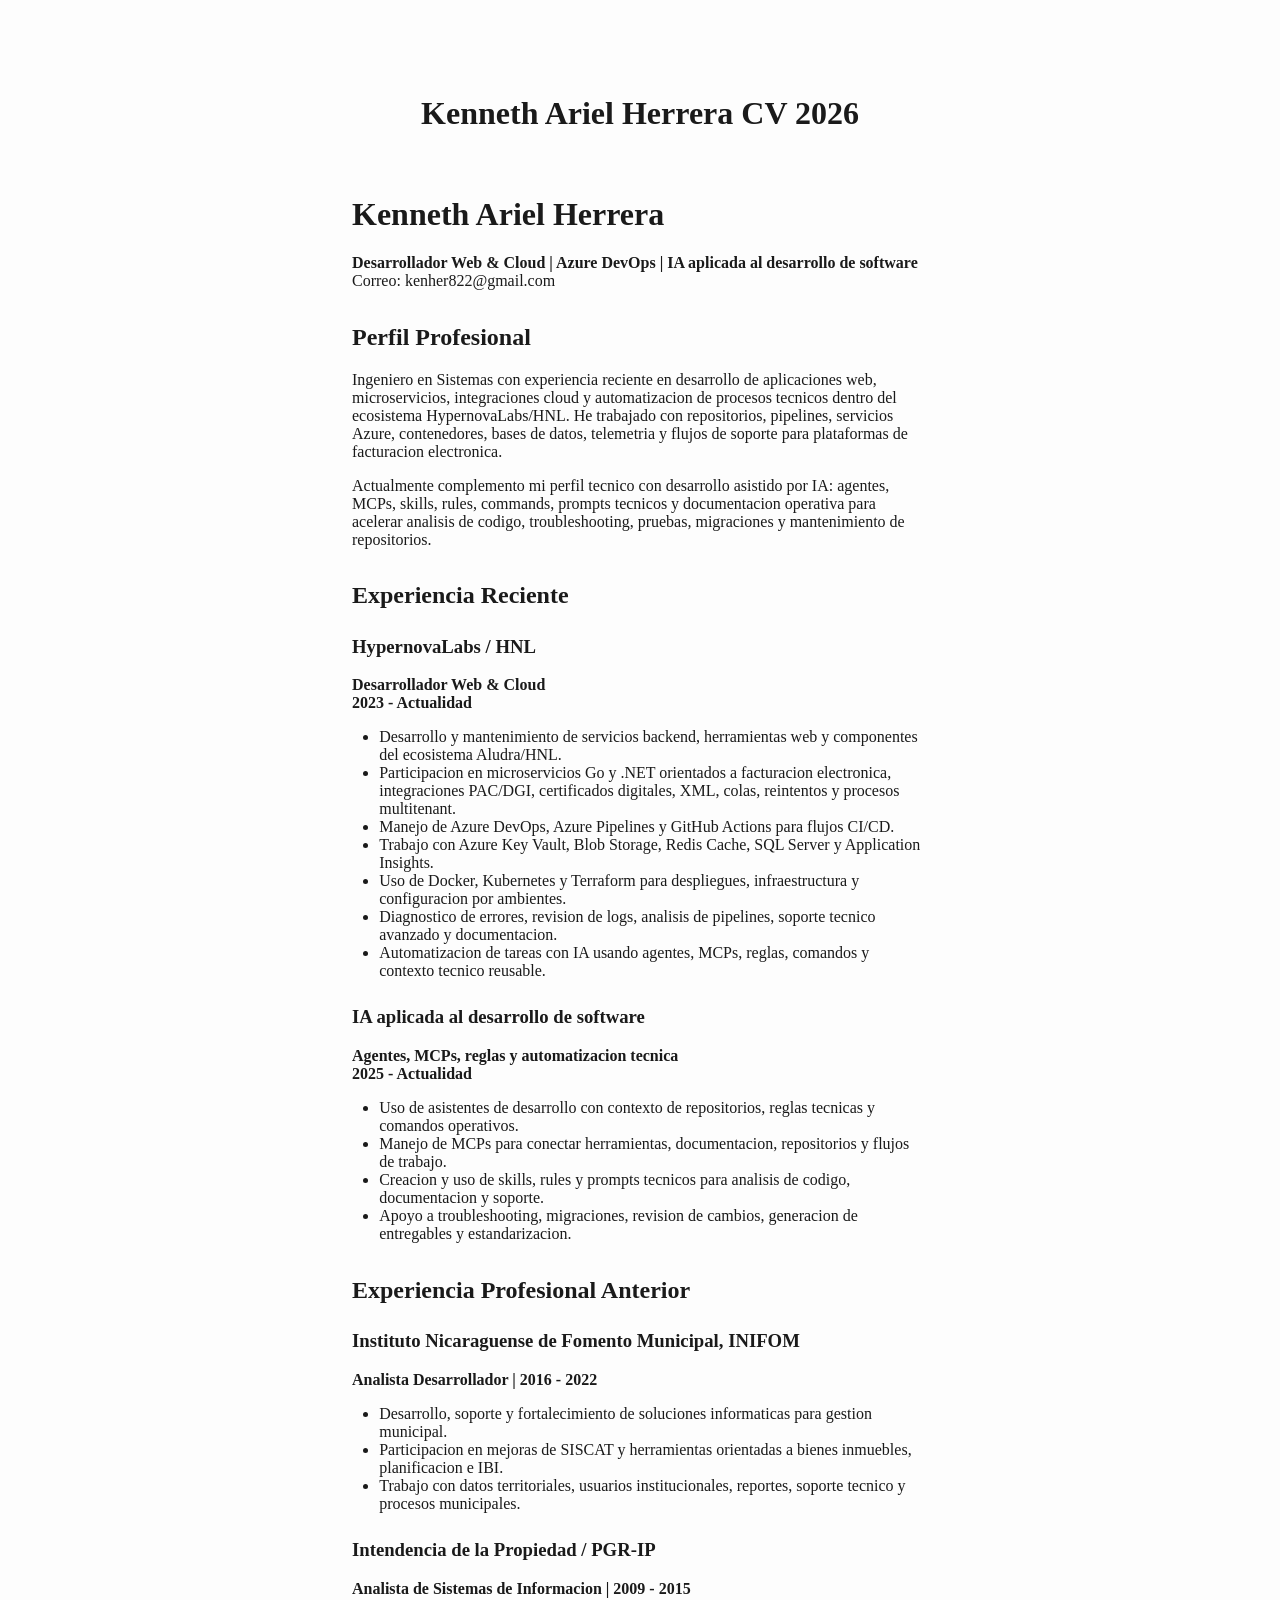
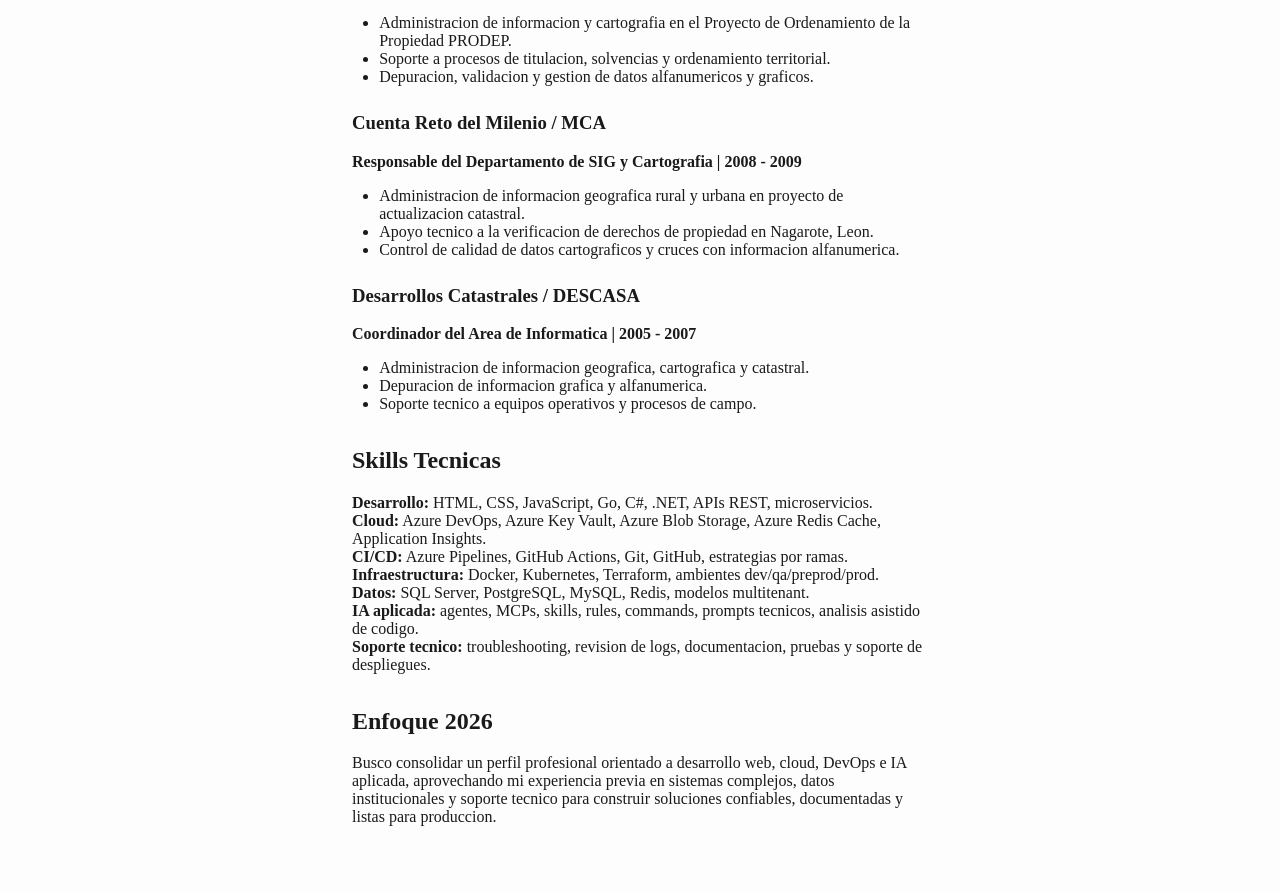
<file: cv/CV_Kenneth_Herrera_2026.html>
<!DOCTYPE html>
<html xmlns="http://www.w3.org/1999/xhtml" lang="" xml:lang="">
<head>
  <meta charset="utf-8" />
  <meta name="generator" content="pandoc" />
  <meta name="viewport" content="width=device-width, initial-scale=1.0, user-scalable=yes" />
  <title>Kenneth Ariel Herrera CV 2026</title>
  <style>
    html {
      color: #1a1a1a;
      background-color: #fdfdfd;
    }
    body {
      margin: 0 auto;
      max-width: 36em;
      padding-left: 50px;
      padding-right: 50px;
      padding-top: 50px;
      padding-bottom: 50px;
      hyphens: auto;
      overflow-wrap: break-word;
      text-rendering: optimizeLegibility;
      font-kerning: normal;
    }
    @media (max-width: 600px) {
      body {
        font-size: 0.9em;
        padding: 12px;
      }
      h1 {
        font-size: 1.8em;
      }
    }
    @media print {
      html {
        background-color: white;
      }
      body {
        background-color: transparent;
        color: black;
        font-size: 12pt;
      }
      p, h2, h3 {
        orphans: 3;
        widows: 3;
      }
      h2, h3, h4 {
        page-break-after: avoid;
      }
    }
    p {
      margin: 1em 0;
    }
    a {
      color: #1a1a1a;
    }
    a:visited {
      color: #1a1a1a;
    }
    img {
      max-width: 100%;
    }
    svg {
      height: auto;
      max-width: 100%;
    }
    h1, h2, h3, h4, h5, h6 {
      margin-top: 1.4em;
    }
    h5, h6 {
      font-size: 1em;
      font-style: italic;
    }
    h6 {
      font-weight: normal;
    }
    ol, ul {
      padding-left: 1.7em;
      margin-top: 1em;
    }
    li > ol, li > ul {
      margin-top: 0;
    }
    blockquote {
      margin: 1em 0 1em 1.7em;
      padding-left: 1em;
      border-left: 2px solid #e6e6e6;
      color: #606060;
    }
    code {
      font-family: Menlo, Monaco, Consolas, 'Lucida Console', monospace;
      font-size: 85%;
      margin: 0;
      hyphens: manual;
    }
    pre {
      margin: 1em 0;
      overflow: auto;
    }
    pre code {
      padding: 0;
      overflow: visible;
      overflow-wrap: normal;
    }
    .sourceCode {
     background-color: transparent;
     overflow: visible;
    }
    hr {
      border: none;
      border-top: 1px solid #1a1a1a;
      height: 1px;
      margin: 1em 0;
    }
    table {
      margin: 1em 0;
      border-collapse: collapse;
      width: 100%;
      overflow-x: auto;
      display: block;
      font-variant-numeric: lining-nums tabular-nums;
    }
    table caption {
      margin-bottom: 0.75em;
    }
    tbody {
      margin-top: 0.5em;
      border-top: 1px solid #1a1a1a;
      border-bottom: 1px solid #1a1a1a;
    }
    th {
      border-top: 1px solid #1a1a1a;
      padding: 0.25em 0.5em 0.25em 0.5em;
    }
    td {
      padding: 0.125em 0.5em 0.25em 0.5em;
    }
    header {
      margin-bottom: 4em;
      text-align: center;
    }
    #TOC li {
      list-style: none;
    }
    #TOC ul {
      padding-left: 1.3em;
    }
    #TOC > ul {
      padding-left: 0;
    }
    #TOC a:not(:hover) {
      text-decoration: none;
    }
    code{white-space: pre-wrap;}
    span.smallcaps{font-variant: small-caps;}
    div.columns{display: flex; gap: min(4vw, 1.5em);}
    div.column{flex: auto; overflow-x: auto;}
    div.hanging-indent{margin-left: 1.5em; text-indent: -1.5em;}
    /* The extra [class] is a hack that increases specificity enough to
       override a similar rule in reveal.js */
    ul.task-list[class]{list-style: none;}
    ul.task-list li input[type="checkbox"] {
      font-size: inherit;
      width: 0.8em;
      margin: 0 0.8em 0.2em -1.6em;
      vertical-align: middle;
    }
    .display.math{display: block; text-align: center; margin: 0.5rem auto;}
  </style>
</head>
<body>
<header id="title-block-header">
<h1 class="title">Kenneth Ariel Herrera CV 2026</h1>
</header>
<h1 id="kenneth-ariel-herrera">Kenneth Ariel Herrera</h1>
<p><strong>Desarrollador Web &amp; Cloud | Azure DevOps | IA aplicada al
desarrollo de software</strong><br />
Correo: kenher822@gmail.com</p>
<h2 id="perfil-profesional">Perfil Profesional</h2>
<p>Ingeniero en Sistemas con experiencia reciente en desarrollo de
aplicaciones web, microservicios, integraciones cloud y automatizacion
de procesos tecnicos dentro del ecosistema HypernovaLabs/HNL. He
trabajado con repositorios, pipelines, servicios Azure, contenedores,
bases de datos, telemetria y flujos de soporte para plataformas de
facturacion electronica.</p>
<p>Actualmente complemento mi perfil tecnico con desarrollo asistido por
IA: agentes, MCPs, skills, rules, commands, prompts tecnicos y
documentacion operativa para acelerar analisis de codigo,
troubleshooting, pruebas, migraciones y mantenimiento de
repositorios.</p>
<h2 id="experiencia-reciente">Experiencia Reciente</h2>
<h3 id="hypernovalabs-hnl">HypernovaLabs / HNL</h3>
<p><strong>Desarrollador Web &amp; Cloud</strong><br />
<strong>2023 - Actualidad</strong></p>
<ul>
<li>Desarrollo y mantenimiento de servicios backend, herramientas web y
componentes del ecosistema Aludra/HNL.</li>
<li>Participacion en microservicios Go y .NET orientados a facturacion
electronica, integraciones PAC/DGI, certificados digitales, XML, colas,
reintentos y procesos multitenant.</li>
<li>Manejo de Azure DevOps, Azure Pipelines y GitHub Actions para flujos
CI/CD.</li>
<li>Trabajo con Azure Key Vault, Blob Storage, Redis Cache, SQL Server y
Application Insights.</li>
<li>Uso de Docker, Kubernetes y Terraform para despliegues,
infraestructura y configuracion por ambientes.</li>
<li>Diagnostico de errores, revision de logs, analisis de pipelines,
soporte tecnico avanzado y documentacion.</li>
<li>Automatizacion de tareas con IA usando agentes, MCPs, reglas,
comandos y contexto tecnico reusable.</li>
</ul>
<h3 id="ia-aplicada-al-desarrollo-de-software">IA aplicada al desarrollo
de software</h3>
<p><strong>Agentes, MCPs, reglas y automatizacion tecnica</strong><br />
<strong>2025 - Actualidad</strong></p>
<ul>
<li>Uso de asistentes de desarrollo con contexto de repositorios, reglas
tecnicas y comandos operativos.</li>
<li>Manejo de MCPs para conectar herramientas, documentacion,
repositorios y flujos de trabajo.</li>
<li>Creacion y uso de skills, rules y prompts tecnicos para analisis de
codigo, documentacion y soporte.</li>
<li>Apoyo a troubleshooting, migraciones, revision de cambios,
generacion de entregables y estandarizacion.</li>
</ul>
<h2 id="experiencia-profesional-anterior">Experiencia Profesional
Anterior</h2>
<h3 id="instituto-nicaraguense-de-fomento-municipal-inifom">Instituto
Nicaraguense de Fomento Municipal, INIFOM</h3>
<p><strong>Analista Desarrollador | 2016 - 2022</strong></p>
<ul>
<li>Desarrollo, soporte y fortalecimiento de soluciones informaticas
para gestion municipal.</li>
<li>Participacion en mejoras de SISCAT y herramientas orientadas a
bienes inmuebles, planificacion e IBI.</li>
<li>Trabajo con datos territoriales, usuarios institucionales, reportes,
soporte tecnico y procesos municipales.</li>
</ul>
<h3 id="intendencia-de-la-propiedad-pgr-ip">Intendencia de la Propiedad
/ PGR-IP</h3>
<p><strong>Analista de Sistemas de Informacion | 2009 -
2015</strong></p>
<ul>
<li>Administracion de informacion y cartografia en el Proyecto de
Ordenamiento de la Propiedad PRODEP.</li>
<li>Soporte a procesos de titulacion, solvencias y ordenamiento
territorial.</li>
<li>Depuracion, validacion y gestion de datos alfanumericos y
graficos.</li>
</ul>
<h3 id="cuenta-reto-del-milenio-mca">Cuenta Reto del Milenio / MCA</h3>
<p><strong>Responsable del Departamento de SIG y Cartografia | 2008 -
2009</strong></p>
<ul>
<li>Administracion de informacion geografica rural y urbana en proyecto
de actualizacion catastral.</li>
<li>Apoyo tecnico a la verificacion de derechos de propiedad en
Nagarote, Leon.</li>
<li>Control de calidad de datos cartograficos y cruces con informacion
alfanumerica.</li>
</ul>
<h3 id="desarrollos-catastrales-descasa">Desarrollos Catastrales /
DESCASA</h3>
<p><strong>Coordinador del Area de Informatica | 2005 -
2007</strong></p>
<ul>
<li>Administracion de informacion geografica, cartografica y
catastral.</li>
<li>Depuracion de informacion grafica y alfanumerica.</li>
<li>Soporte tecnico a equipos operativos y procesos de campo.</li>
</ul>
<h2 id="skills-tecnicas">Skills Tecnicas</h2>
<p><strong>Desarrollo:</strong> HTML, CSS, JavaScript, Go, C#, .NET,
APIs REST, microservicios.<br />
<strong>Cloud:</strong> Azure DevOps, Azure Key Vault, Azure Blob
Storage, Azure Redis Cache, Application Insights.<br />
<strong>CI/CD:</strong> Azure Pipelines, GitHub Actions, Git, GitHub,
estrategias por ramas.<br />
<strong>Infraestructura:</strong> Docker, Kubernetes, Terraform,
ambientes dev/qa/preprod/prod.<br />
<strong>Datos:</strong> SQL Server, PostgreSQL, MySQL, Redis, modelos
multitenant.<br />
<strong>IA aplicada:</strong> agentes, MCPs, skills, rules, commands,
prompts tecnicos, analisis asistido de codigo.<br />
<strong>Soporte tecnico:</strong> troubleshooting, revision de logs,
documentacion, pruebas y soporte de despliegues.</p>
<h2 id="enfoque-2026">Enfoque 2026</h2>
<p>Busco consolidar un perfil profesional orientado a desarrollo web,
cloud, DevOps e IA aplicada, aprovechando mi experiencia previa en
sistemas complejos, datos institucionales y soporte tecnico para
construir soluciones confiables, documentadas y listas para
produccion.</p>
</body>
</html>
</file>
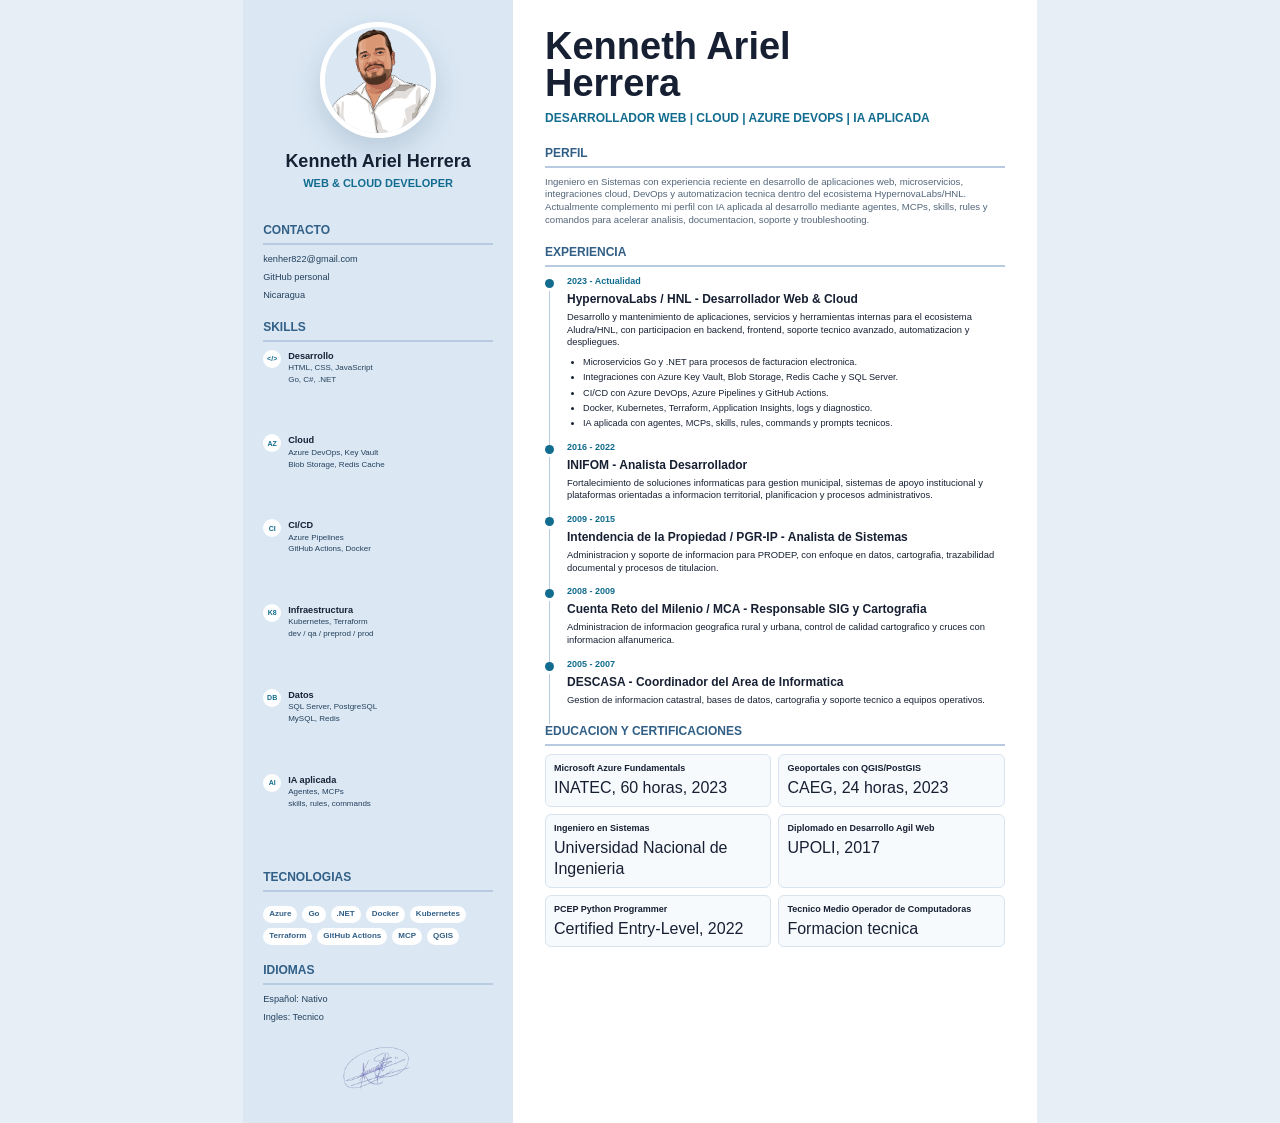
<file: cv/CV_Kenneth_Herrera_2026_Professional.html>
<!doctype html>
<html lang="es">
  <head>
    <meta charset="utf-8" />
    <title>CV Kenneth Ariel Herrera 2026</title>
    <style>
      @page {
        size: A4;
        margin: 0;
      }

      * {
        box-sizing: border-box;
      }

      body {
        margin: 0;
        background: #e8eef5;
        color: #172033;
        font-family: "Segoe UI", Arial, sans-serif;
        line-height: 1.34;
      }

      .page {
        display: grid;
        grid-template-columns: 34% 66%;
        width: 210mm;
        height: 297mm;
        overflow: hidden;
        margin: 0 auto;
        background: #ffffff;
      }

      aside {
        position: relative;
        display: grid;
        grid-template-rows: auto auto auto auto auto auto 1fr auto;
        align-content: start;
        padding: 22px 20px 20px;
        background: #dbe8f4;
        color: #24405c;
      }

      main {
        padding: 28px 32px;
      }

      .avatar {
        display: block;
        width: 116px;
        height: 116px;
        margin: 0 auto 14px;
        border-radius: 50%;
        object-fit: cover;
        border: 5px solid #ffffff;
        box-shadow: 0 12px 30px rgba(36, 64, 92, 0.18);
      }

      .side-name {
        margin: 0 0 4px;
        font-size: 18px;
        line-height: 1.1;
        color: #162234;
        text-align: center;
      }

      .side-role {
        margin: 0 0 14px;
        color: #126c8f;
        font-size: 11px;
        font-weight: 800;
        text-transform: uppercase;
        text-align: center;
      }

      .name {
        margin: 0 0 8px;
        color: #172033;
        font-size: 38px;
        line-height: 0.98;
        letter-spacing: 0;
      }

      .headline {
        margin: 0 0 18px;
        color: #126c8f;
        font-size: 12px;
        font-weight: 900;
        text-transform: uppercase;
      }

      h2 {
        margin: 17px 0 8px;
        padding-bottom: 5px;
        border-bottom: 2px solid #b8cbe0;
        color: #315f86;
        font-size: 12px;
        letter-spacing: 0;
        text-transform: uppercase;
      }

      h3 {
        margin: 0 0 4px;
        color: #172033;
        font-size: 12px;
      }

      p {
        margin: 0 0 7px;
        font-size: 9.4px;
      }

      ul {
        margin: 6px 0 0;
        padding-left: 16px;
      }

      li {
        margin-bottom: 3px;
        font-size: 9.2px;
      }

      .contact-list,
      .language-list {
        display: grid;
        gap: 6px;
        margin: 0;
        padding: 0;
        list-style: none;
      }

      .contact-list li,
      .language-list li {
        margin: 0;
        font-size: 9.2px;
      }

      .skill-list {
        display: grid;
        gap: 6px;
        margin: 0;
        padding: 0;
        list-style: none;
      }

      .skill-list > li {
        display: grid;
        grid-template-columns: 19px 1fr;
        gap: 6px;
        margin: 0;
      }

      .skill-ico {
        display: grid;
        width: 18px;
        height: 18px;
        place-items: center;
        border-radius: 50%;
        background: #ffffff;
        color: #126c8f;
        font-size: 7px;
        font-weight: 900;
      }

      .skill-title {
        display: block;
        margin-bottom: 1px;
        color: #162234;
        font-size: 9.2px;
        font-weight: 900;
      }

      .skill-items {
        display: grid;
        gap: 1px;
        margin: 0;
        padding: 0;
        list-style: none;
      }

      .skill-items li {
        margin: 0;
        color: #24405c;
        font-size: 8px;
      }

      .tag-list {
        display: flex;
        flex-wrap: wrap;
        gap: 5px;
        margin-top: 6px;
      }

      .tag {
        padding: 3px 6px;
        border-radius: 999px;
        background: #ffffff;
        color: #315f86;
        font-size: 8px;
        font-weight: 800;
      }

      .summary {
        color: #536579;
        font-size: 9.6px;
      }

      .item {
        position: relative;
        margin-bottom: 11px;
        padding-left: 22px;
      }

      .item::before {
        content: "";
        position: absolute;
        top: 4px;
        left: 0;
        width: 9px;
        height: 9px;
        border-radius: 50%;
        background: #126c8f;
      }

      .item::after {
        content: "";
        position: absolute;
        top: 16px;
        bottom: -18px;
        left: 4px;
        width: 1px;
        background: #b8cbe0;
      }

      .item:last-child::after {
        display: none;
      }

      .date {
        display: block;
        margin-bottom: 4px;
        color: #126c8f;
        font-size: 9px;
        font-weight: 900;
      }

      .mini-grid {
        display: grid;
        grid-template-columns: 1fr 1fr;
        gap: 7px;
      }

      .mini-card {
        padding: 7px 8px;
        border: 1px solid #d8e4ef;
        border-radius: 6px;
        background: #f7fafd;
      }

      .mini-card strong {
        display: block;
        margin-bottom: 3px;
        font-size: 9px;
        color: #172033;
      }

      .signature {
        display: block;
        width: 94px;
        margin: 10px auto 0;
        opacity: 0.8;
      }
    </style>
  </head>
  <body>
    <div class="page">
      <aside>
        <img class="avatar" src="../assets/perfil-kherrera-hnl.png" alt="Kenneth Herrera" />
        <h1 class="side-name">Kenneth Ariel Herrera</h1>
        <p class="side-role">Web & Cloud Developer</p>

        <h2>Contacto</h2>
        <ul class="contact-list">
          <li>kenher822@gmail.com</li>
          <li>GitHub personal</li>
          <li>Nicaragua</li>
        </ul>

        <h2>Skills</h2>
        <ul class="skill-list">
          <li>
            <span class="skill-ico">&lt;/&gt;</span>
            <div>
              <span class="skill-title">Desarrollo</span>
              <ul class="skill-items">
                <li>HTML, CSS, JavaScript</li>
                <li>Go, C#, .NET</li>
              </ul>
            </div>
          </li>
          <li>
            <span class="skill-ico">AZ</span>
            <div>
              <span class="skill-title">Cloud</span>
              <ul class="skill-items">
                <li>Azure DevOps, Key Vault</li>
                <li>Blob Storage, Redis Cache</li>
              </ul>
            </div>
          </li>
          <li>
            <span class="skill-ico">CI</span>
            <div>
              <span class="skill-title">CI/CD</span>
              <ul class="skill-items">
                <li>Azure Pipelines</li>
                <li>GitHub Actions, Docker</li>
              </ul>
            </div>
          </li>
          <li>
            <span class="skill-ico">K8</span>
            <div>
              <span class="skill-title">Infraestructura</span>
              <ul class="skill-items">
                <li>Kubernetes, Terraform</li>
                <li>dev / qa / preprod / prod</li>
              </ul>
            </div>
          </li>
          <li>
            <span class="skill-ico">DB</span>
            <div>
              <span class="skill-title">Datos</span>
              <ul class="skill-items">
                <li>SQL Server, PostgreSQL</li>
                <li>MySQL, Redis</li>
              </ul>
            </div>
          </li>
          <li>
            <span class="skill-ico">AI</span>
            <div>
              <span class="skill-title">IA aplicada</span>
              <ul class="skill-items">
                <li>Agentes, MCPs</li>
                <li>skills, rules, commands</li>
              </ul>
            </div>
          </li>
        </ul>

        <h2>Tecnologias</h2>
        <div class="tag-list">
          <span class="tag">Azure</span>
          <span class="tag">Go</span>
          <span class="tag">.NET</span>
          <span class="tag">Docker</span>
          <span class="tag">Kubernetes</span>
          <span class="tag">Terraform</span>
          <span class="tag">GitHub Actions</span>
          <span class="tag">MCP</span>
          <span class="tag">QGIS</span>
        </div>

        <h2>Idiomas</h2>
        <ul class="language-list">
          <li>Espa&ntilde;ol: Nativo</li>
          <li>Ingles: Tecnico</li>
        </ul>

        <img class="signature" src="../assets/firma-kah.png" alt="Firma" />
      </aside>

      <main>
        <h1 class="name">Kenneth Ariel<br />Herrera</h1>
        <p class="headline">Desarrollador Web | Cloud | Azure DevOps | IA aplicada</p>

        <h2>Perfil</h2>
        <p class="summary">
          Ingeniero en Sistemas con experiencia reciente en desarrollo de aplicaciones web,
          microservicios, integraciones cloud, DevOps y automatizacion tecnica dentro del ecosistema
          HypernovaLabs/HNL. Actualmente complemento mi perfil con IA aplicada al desarrollo mediante
          agentes, MCPs, skills, rules y comandos para acelerar analisis, documentacion, soporte y
          troubleshooting.
        </p>

        <h2>Experiencia</h2>
        <section class="item">
          <span class="date">2023 - Actualidad</span>
          <h3>HypernovaLabs / HNL - Desarrollador Web & Cloud</h3>
          <p>
            Desarrollo y mantenimiento de aplicaciones, servicios y herramientas internas para el
            ecosistema Aludra/HNL, con participacion en backend, frontend, soporte tecnico avanzado,
            automatizacion y despliegues.
          </p>
          <ul>
            <li>Microservicios Go y .NET para procesos de facturacion electronica.</li>
            <li>Integraciones con Azure Key Vault, Blob Storage, Redis Cache y SQL Server.</li>
            <li>CI/CD con Azure DevOps, Azure Pipelines y GitHub Actions.</li>
            <li>Docker, Kubernetes, Terraform, Application Insights, logs y diagnostico.</li>
            <li>IA aplicada con agentes, MCPs, skills, rules, commands y prompts tecnicos.</li>
          </ul>
        </section>

        <section class="item">
          <span class="date">2016 - 2022</span>
          <h3>INIFOM - Analista Desarrollador</h3>
          <p>
            Fortalecimiento de soluciones informaticas para gestion municipal, sistemas de apoyo
            institucional y plataformas orientadas a informacion territorial, planificacion y procesos
            administrativos.
          </p>
        </section>

        <section class="item">
          <span class="date">2009 - 2015</span>
          <h3>Intendencia de la Propiedad / PGR-IP - Analista de Sistemas</h3>
          <p>
            Administracion y soporte de informacion para PRODEP, con enfoque en datos, cartografia,
            trazabilidad documental y procesos de titulacion.
          </p>
        </section>

        <section class="item">
          <span class="date">2008 - 2009</span>
          <h3>Cuenta Reto del Milenio / MCA - Responsable SIG y Cartografia</h3>
          <p>
            Administracion de informacion geografica rural y urbana, control de calidad cartografico y
            cruces con informacion alfanumerica.
          </p>
        </section>

        <section class="item">
          <span class="date">2005 - 2007</span>
          <h3>DESCASA - Coordinador del Area de Informatica</h3>
          <p>
            Gestion de informacion catastral, bases de datos, cartografia y soporte tecnico a equipos
            operativos.
          </p>
        </section>

        <h2>Educacion y Certificaciones</h2>
        <div class="mini-grid">
          <div class="mini-card">
            <strong>Microsoft Azure Fundamentals</strong>
            INATEC, 60 horas, 2023
          </div>
          <div class="mini-card">
            <strong>Geoportales con QGIS/PostGIS</strong>
            CAEG, 24 horas, 2023
          </div>
          <div class="mini-card">
            <strong>Ingeniero en Sistemas</strong>
            Universidad Nacional de Ingenieria
          </div>
          <div class="mini-card">
            <strong>Diplomado en Desarrollo Agil Web</strong>
            UPOLI, 2017
          </div>
          <div class="mini-card">
            <strong>PCEP Python Programmer</strong>
            Certified Entry-Level, 2022
          </div>
          <div class="mini-card">
            <strong>Tecnico Medio Operador de Computadoras</strong>
            Formacion tecnica
          </div>
        </div>
      </main>
    </div>
  </body>
</html>
</file>
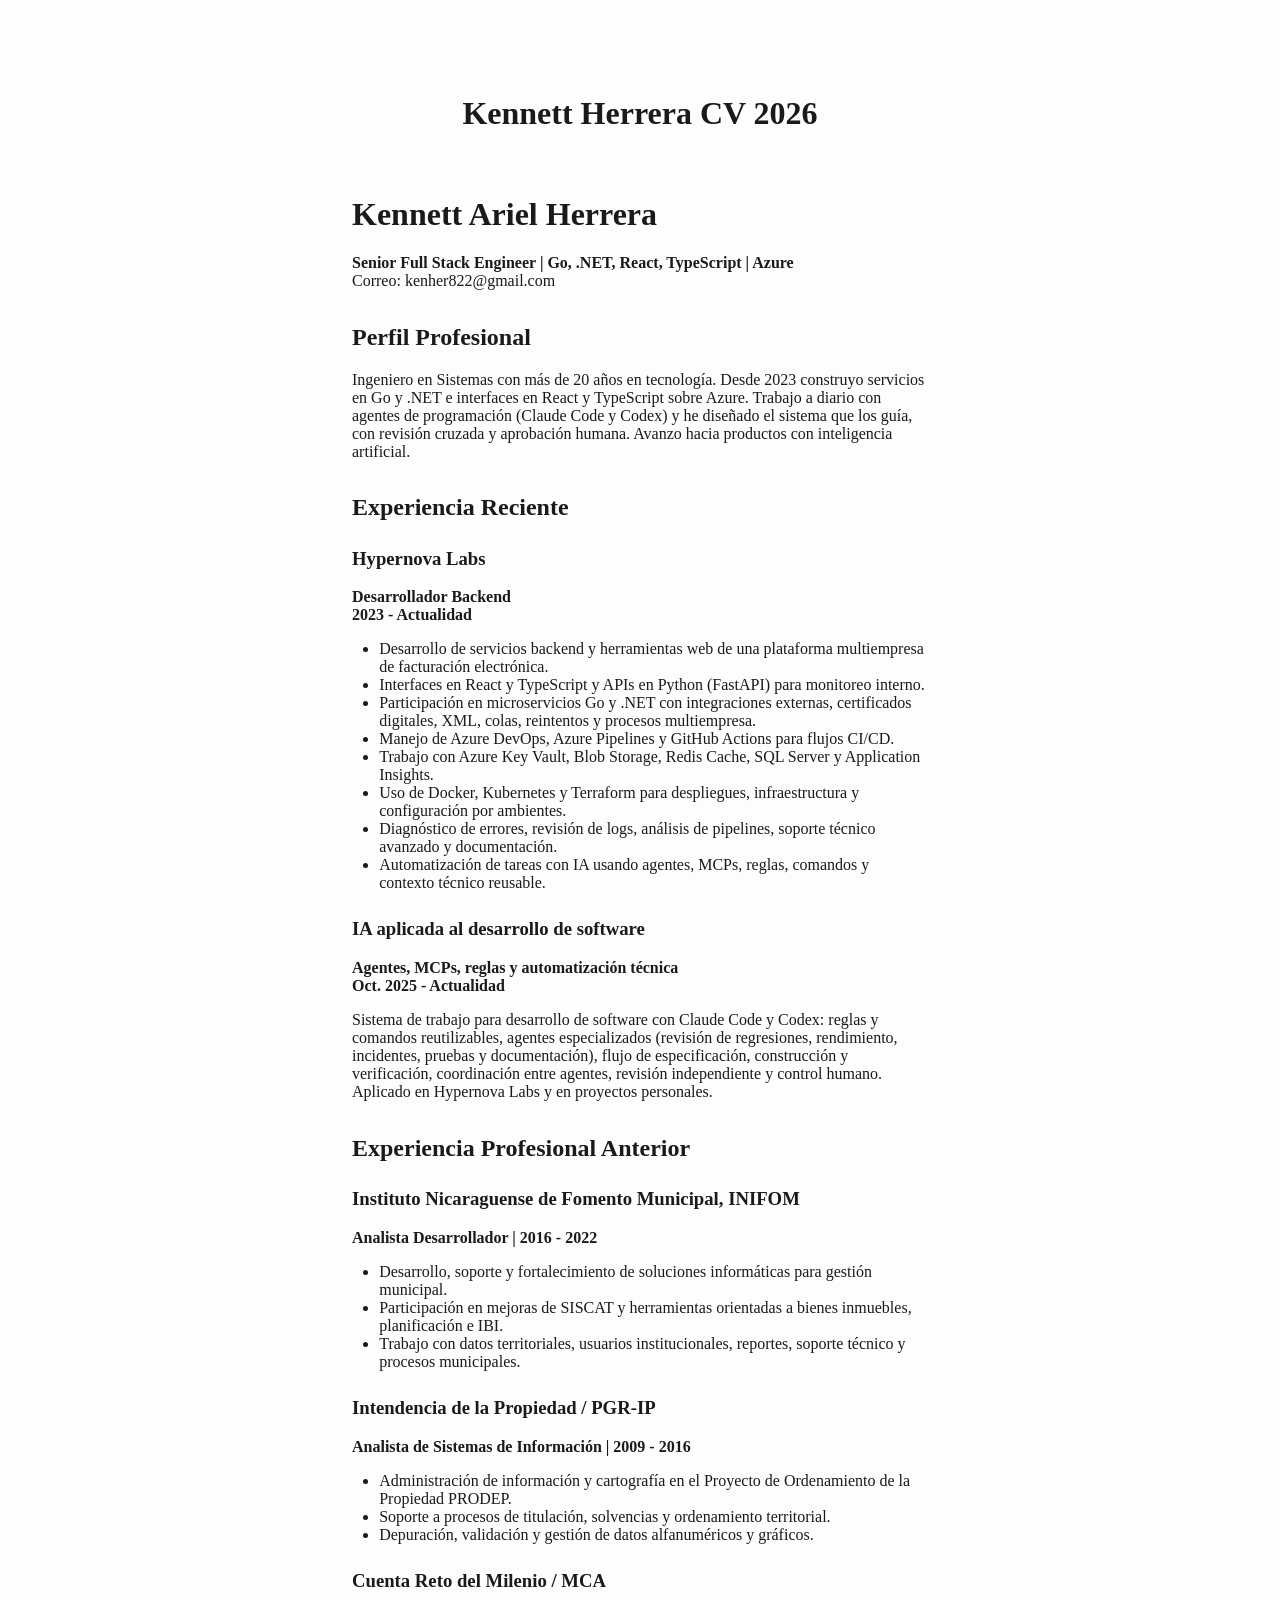
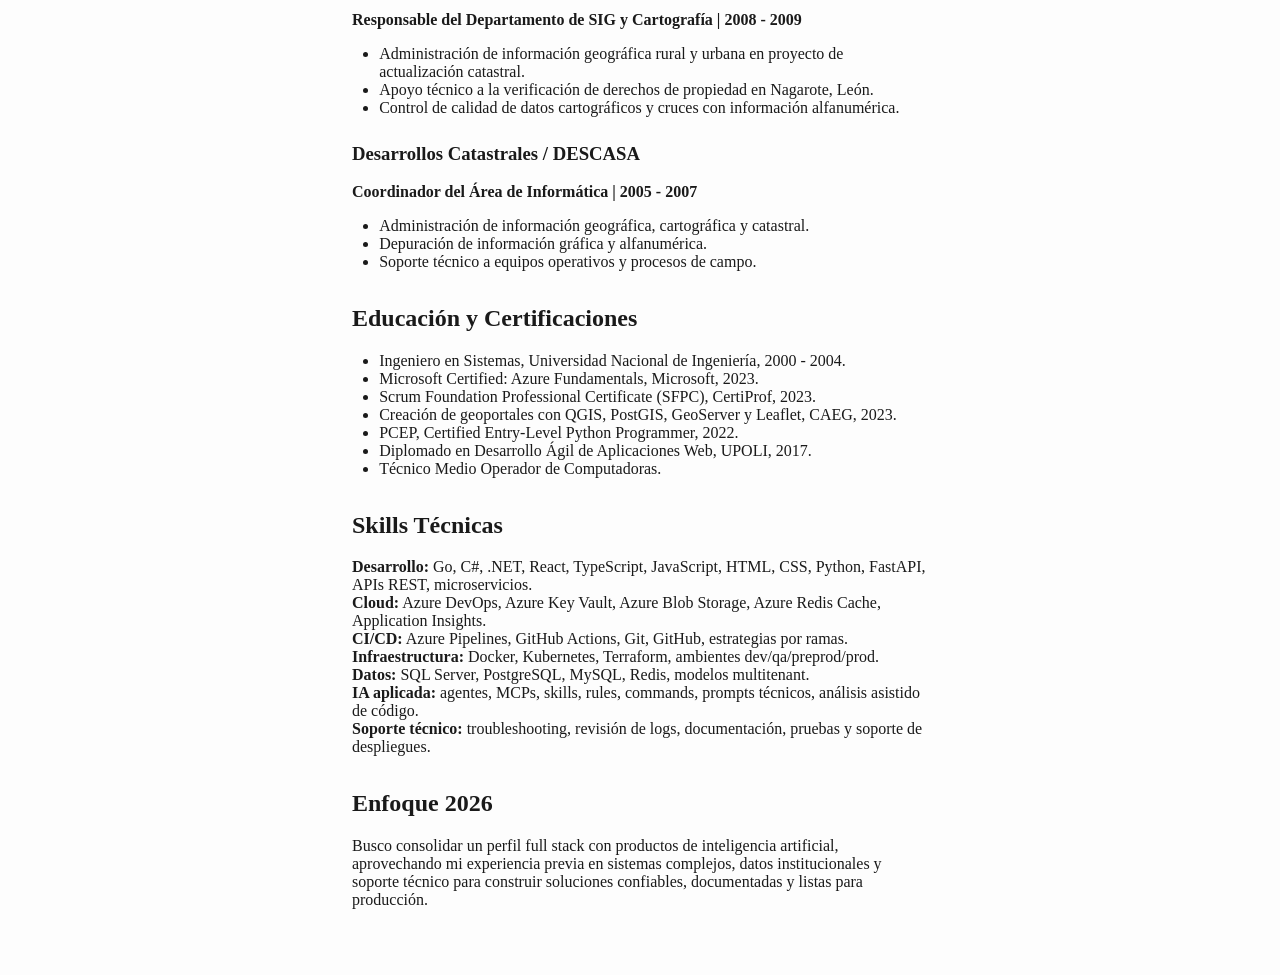
<file: cv/CV_Kennett_Herrera_2026.html>
<!DOCTYPE html>
<html xmlns="http://www.w3.org/1999/xhtml" lang="" xml:lang="">
<head>
  <meta charset="utf-8" />
  <meta name="generator" content="pandoc" />
  <meta name="viewport" content="width=device-width, initial-scale=1.0, user-scalable=yes" />
  <title>Kennett Herrera CV 2026</title>
  <style>
    html {
      color: #1a1a1a;
      background-color: #fdfdfd;
    }
    body {
      margin: 0 auto;
      max-width: 36em;
      padding-left: 50px;
      padding-right: 50px;
      padding-top: 50px;
      padding-bottom: 50px;
      hyphens: auto;
      overflow-wrap: break-word;
      text-rendering: optimizeLegibility;
      font-kerning: normal;
    }
    @media (max-width: 600px) {
      body {
        font-size: 0.9em;
        padding: 12px;
      }
      h1 {
        font-size: 1.8em;
      }
    }
    @media print {
      html {
        background-color: white;
      }
      body {
        background-color: transparent;
        color: black;
        font-size: 12pt;
      }
      p, h2, h3 {
        orphans: 3;
        widows: 3;
      }
      h2, h3, h4 {
        page-break-after: avoid;
      }
    }
    p {
      margin: 1em 0;
    }
    a {
      color: #1a1a1a;
    }
    a:visited {
      color: #1a1a1a;
    }
    img {
      max-width: 100%;
    }
    svg {
      height: auto;
      max-width: 100%;
    }
    h1, h2, h3, h4, h5, h6 {
      margin-top: 1.4em;
    }
    h5, h6 {
      font-size: 1em;
      font-style: italic;
    }
    h6 {
      font-weight: normal;
    }
    ol, ul {
      padding-left: 1.7em;
      margin-top: 1em;
    }
    li > ol, li > ul {
      margin-top: 0;
    }
    blockquote {
      margin: 1em 0 1em 1.7em;
      padding-left: 1em;
      border-left: 2px solid #e6e6e6;
      color: #606060;
    }
    code {
      font-family: Menlo, Monaco, Consolas, 'Lucida Console', monospace;
      font-size: 85%;
      margin: 0;
      hyphens: manual;
    }
    pre {
      margin: 1em 0;
      overflow: auto;
    }
    pre code {
      padding: 0;
      overflow: visible;
      overflow-wrap: normal;
    }
    .sourceCode {
     background-color: transparent;
     overflow: visible;
    }
    hr {
      border: none;
      border-top: 1px solid #1a1a1a;
      height: 1px;
      margin: 1em 0;
    }
    table {
      margin: 1em 0;
      border-collapse: collapse;
      width: 100%;
      overflow-x: auto;
      display: block;
      font-variant-numeric: lining-nums tabular-nums;
    }
    table caption {
      margin-bottom: 0.75em;
    }
    tbody {
      margin-top: 0.5em;
      border-top: 1px solid #1a1a1a;
      border-bottom: 1px solid #1a1a1a;
    }
    th {
      border-top: 1px solid #1a1a1a;
      padding: 0.25em 0.5em 0.25em 0.5em;
    }
    td {
      padding: 0.125em 0.5em 0.25em 0.5em;
    }
    header {
      margin-bottom: 4em;
      text-align: center;
    }
    #TOC li {
      list-style: none;
    }
    #TOC ul {
      padding-left: 1.3em;
    }
    #TOC > ul {
      padding-left: 0;
    }
    #TOC a:not(:hover) {
      text-decoration: none;
    }
    code{white-space: pre-wrap;}
    span.smallcaps{font-variant: small-caps;}
    div.columns{display: flex; gap: min(4vw, 1.5em);}
    div.column{flex: auto; overflow-x: auto;}
    div.hanging-indent{margin-left: 1.5em; text-indent: -1.5em;}
    /* The extra [class] is a hack that increases specificity enough to
       override a similar rule in reveal.js */
    ul.task-list[class]{list-style: none;}
    ul.task-list li input[type="checkbox"] {
      font-size: inherit;
      width: 0.8em;
      margin: 0 0.8em 0.2em -1.6em;
      vertical-align: middle;
    }
    .display.math{display: block; text-align: center; margin: 0.5rem auto;}
  </style>
</head>
<body>
<header id="title-block-header">
<h1 class="title">Kennett Herrera CV 2026</h1>
</header>
<h1 id="kennett-ariel-herrera">Kennett Ariel Herrera</h1>
<p><strong>Senior Full Stack Engineer | Go, .NET, React, TypeScript |
Azure</strong><br />
Correo: kenher822@gmail.com</p>
<h2 id="perfil-profesional">Perfil Profesional</h2>
<p>Ingeniero en Sistemas con más de 20 años en tecnología. Desde 2023
construyo servicios en Go y .NET e interfaces en React y TypeScript
sobre Azure. Trabajo a diario con agentes de programación (Claude Code y
Codex) y he diseñado el sistema que los guía, con revisión cruzada y
aprobación humana. Avanzo hacia productos con inteligencia
artificial.</p>
<h2 id="experiencia-reciente">Experiencia Reciente</h2>
<h3 id="hypernova-labs">Hypernova Labs</h3>
<p><strong>Desarrollador Backend</strong><br />
<strong>2023 - Actualidad</strong></p>
<ul>
<li>Desarrollo de servicios backend y herramientas web de una plataforma
multiempresa de facturación electrónica.</li>
<li>Interfaces en React y TypeScript y APIs en Python (FastAPI) para
monitoreo interno.</li>
<li>Participación en microservicios Go y .NET con integraciones
externas, certificados digitales, XML, colas, reintentos y procesos
multiempresa.</li>
<li>Manejo de Azure DevOps, Azure Pipelines y GitHub Actions para flujos
CI/CD.</li>
<li>Trabajo con Azure Key Vault, Blob Storage, Redis Cache, SQL Server y
Application Insights.</li>
<li>Uso de Docker, Kubernetes y Terraform para despliegues,
infraestructura y configuración por ambientes.</li>
<li>Diagnóstico de errores, revisión de logs, análisis de pipelines,
soporte técnico avanzado y documentación.</li>
<li>Automatización de tareas con IA usando agentes, MCPs, reglas,
comandos y contexto técnico reusable.</li>
</ul>
<h3 id="ia-aplicada-al-desarrollo-de-software">IA aplicada al desarrollo
de software</h3>
<p><strong>Agentes, MCPs, reglas y automatización técnica</strong><br />
<strong>Oct. 2025 - Actualidad</strong></p>
<p>Sistema de trabajo para desarrollo de software con Claude Code y
Codex: reglas y comandos reutilizables, agentes especializados (revisión
de regresiones, rendimiento, incidentes, pruebas y documentación), flujo
de especificación, construcción y verificación, coordinación entre
agentes, revisión independiente y control humano. Aplicado en Hypernova
Labs y en proyectos personales.</p>
<h2 id="experiencia-profesional-anterior">Experiencia Profesional
Anterior</h2>
<h3 id="instituto-nicaraguense-de-fomento-municipal-inifom">Instituto
Nicaraguense de Fomento Municipal, INIFOM</h3>
<p><strong>Analista Desarrollador | 2016 - 2022</strong></p>
<ul>
<li>Desarrollo, soporte y fortalecimiento de soluciones informáticas
para gestión municipal.</li>
<li>Participación en mejoras de SISCAT y herramientas orientadas a
bienes inmuebles, planificación e IBI.</li>
<li>Trabajo con datos territoriales, usuarios institucionales, reportes,
soporte técnico y procesos municipales.</li>
</ul>
<h3 id="intendencia-de-la-propiedad-pgr-ip">Intendencia de la Propiedad
/ PGR-IP</h3>
<p><strong>Analista de Sistemas de Información | 2009 -
2016</strong></p>
<ul>
<li>Administración de información y cartografía en el Proyecto de
Ordenamiento de la Propiedad PRODEP.</li>
<li>Soporte a procesos de titulación, solvencias y ordenamiento
territorial.</li>
<li>Depuración, validación y gestión de datos alfanuméricos y
gráficos.</li>
</ul>
<h3 id="cuenta-reto-del-milenio-mca">Cuenta Reto del Milenio / MCA</h3>
<p><strong>Responsable del Departamento de SIG y Cartografía | 2008 -
2009</strong></p>
<ul>
<li>Administración de información geográfica rural y urbana en proyecto
de actualización catastral.</li>
<li>Apoyo técnico a la verificación de derechos de propiedad en
Nagarote, León.</li>
<li>Control de calidad de datos cartográficos y cruces con información
alfanumérica.</li>
</ul>
<h3 id="desarrollos-catastrales-descasa">Desarrollos Catastrales /
DESCASA</h3>
<p><strong>Coordinador del Área de Informática | 2005 -
2007</strong></p>
<ul>
<li>Administración de información geográfica, cartográfica y
catastral.</li>
<li>Depuración de información gráfica y alfanumérica.</li>
<li>Soporte técnico a equipos operativos y procesos de campo.</li>
</ul>
<h2 id="educación-y-certificaciones">Educación y Certificaciones</h2>
<ul>
<li>Ingeniero en Sistemas, Universidad Nacional de Ingeniería, 2000 -
2004.</li>
<li>Microsoft Certified: Azure Fundamentals, Microsoft, 2023.</li>
<li>Scrum Foundation Professional Certificate (SFPC), CertiProf,
2023.</li>
<li>Creación de geoportales con QGIS, PostGIS, GeoServer y Leaflet,
CAEG, 2023.</li>
<li>PCEP, Certified Entry-Level Python Programmer, 2022.</li>
<li>Diplomado en Desarrollo Ágil de Aplicaciones Web, UPOLI, 2017.</li>
<li>Técnico Medio Operador de Computadoras.</li>
</ul>
<h2 id="skills-técnicas">Skills Técnicas</h2>
<p><strong>Desarrollo:</strong> Go, C#, .NET, React, TypeScript,
JavaScript, HTML, CSS, Python, FastAPI, APIs REST, microservicios.<br />
<strong>Cloud:</strong> Azure DevOps, Azure Key Vault, Azure Blob
Storage, Azure Redis Cache, Application Insights.<br />
<strong>CI/CD:</strong> Azure Pipelines, GitHub Actions, Git, GitHub,
estrategias por ramas.<br />
<strong>Infraestructura:</strong> Docker, Kubernetes, Terraform,
ambientes dev/qa/preprod/prod.<br />
<strong>Datos:</strong> SQL Server, PostgreSQL, MySQL, Redis, modelos
multitenant.<br />
<strong>IA aplicada:</strong> agentes, MCPs, skills, rules, commands,
prompts técnicos, análisis asistido de código.<br />
<strong>Soporte técnico:</strong> troubleshooting, revisión de logs,
documentación, pruebas y soporte de despliegues.</p>
<h2 id="enfoque-2026">Enfoque 2026</h2>
<p>Busco consolidar un perfil full stack con productos de inteligencia
artificial, aprovechando mi experiencia previa en sistemas complejos,
datos institucionales y soporte técnico para construir soluciones
confiables, documentadas y listas para producción.</p>
</body>
</html>
</file>
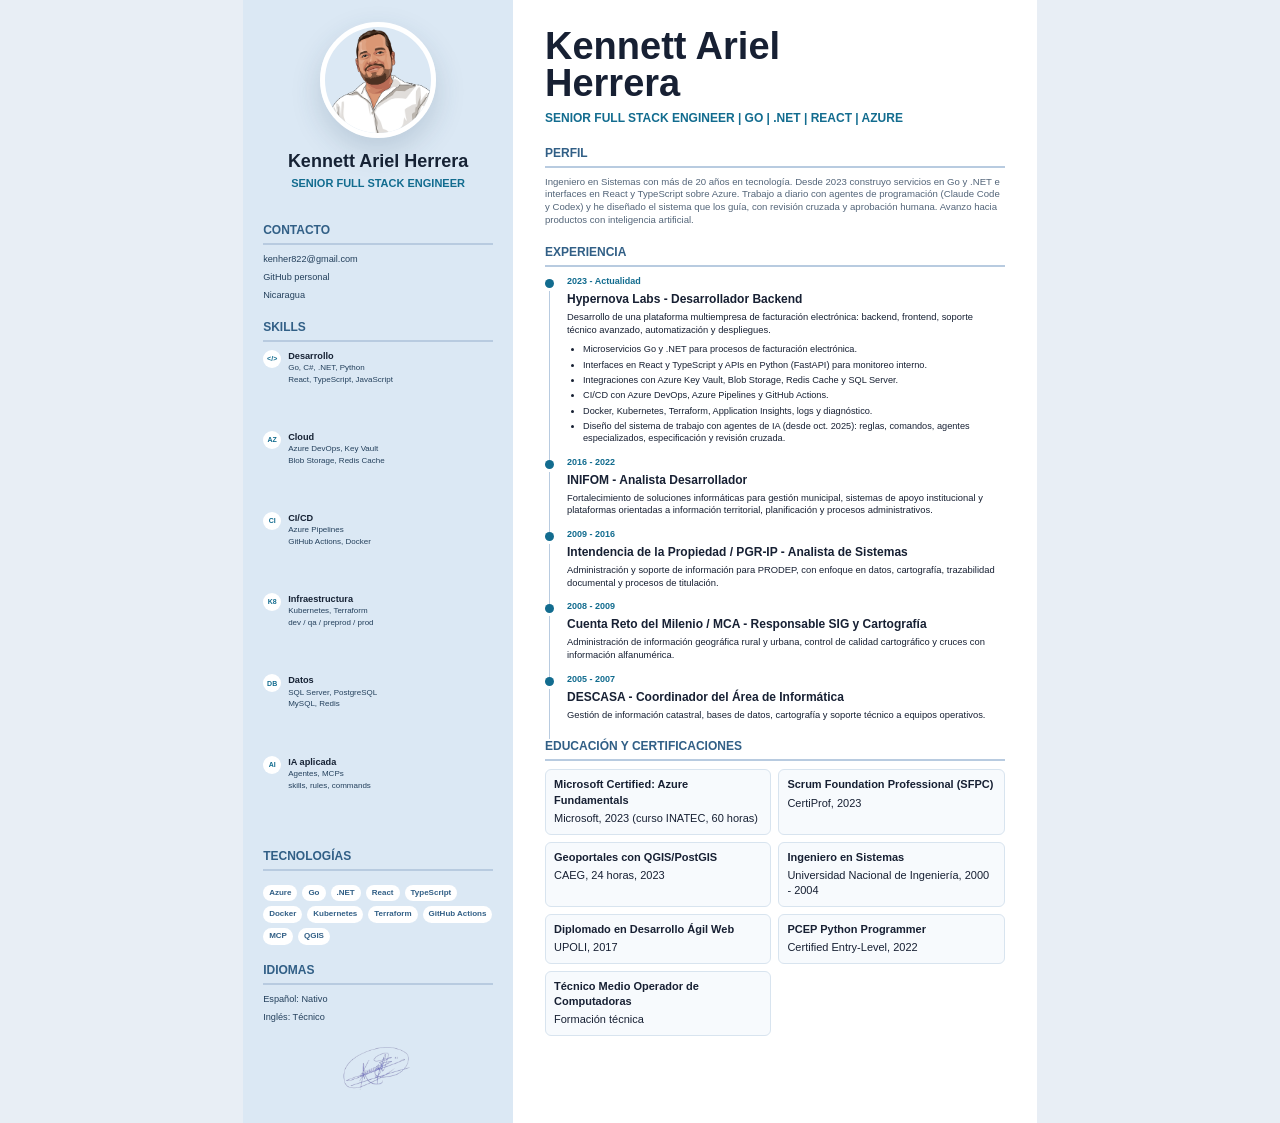
<file: cv/CV_Kennett_Herrera_2026_Professional.html>
<!doctype html>
<html lang="es">
  <head>
    <meta charset="utf-8" />
    <title>CV Kennett Ariel Herrera 2026</title>
    <style>
      @page {
        size: A4;
        margin: 0;
      }

      * {
        box-sizing: border-box;
      }

      body {
        margin: 0;
        background: #e8eef5;
        color: #172033;
        font-family: "Segoe UI", Arial, sans-serif;
        line-height: 1.34;
      }

      .page {
        display: grid;
        grid-template-columns: 34% 66%;
        width: 210mm;
        height: 297mm;
        overflow: hidden;
        margin: 0 auto;
        background: #ffffff;
      }

      aside {
        position: relative;
        display: grid;
        grid-template-rows: auto auto auto auto auto auto 1fr auto;
        align-content: start;
        padding: 22px 20px 20px;
        background: #dbe8f4;
        color: #24405c;
      }

      main {
        padding: 28px 32px;
      }

      .avatar {
        display: block;
        width: 116px;
        height: 116px;
        margin: 0 auto 14px;
        border-radius: 50%;
        object-fit: cover;
        border: 5px solid #ffffff;
        box-shadow: 0 12px 30px rgba(36, 64, 92, 0.18);
      }

      .side-name {
        margin: 0 0 4px;
        font-size: 18px;
        line-height: 1.1;
        color: #162234;
        text-align: center;
      }

      .side-role {
        margin: 0 0 14px;
        color: #126c8f;
        font-size: 11px;
        font-weight: 800;
        text-transform: uppercase;
        text-align: center;
      }

      .name {
        margin: 0 0 8px;
        color: #172033;
        font-size: 38px;
        line-height: 0.98;
        letter-spacing: 0;
      }

      .headline {
        margin: 0 0 18px;
        color: #126c8f;
        font-size: 12px;
        font-weight: 900;
        text-transform: uppercase;
      }

      h2 {
        margin: 17px 0 8px;
        padding-bottom: 5px;
        border-bottom: 2px solid #b8cbe0;
        color: #315f86;
        font-size: 12px;
        letter-spacing: 0;
        text-transform: uppercase;
      }

      h3 {
        margin: 0 0 4px;
        color: #172033;
        font-size: 12px;
      }

      p {
        margin: 0 0 7px;
        font-size: 9.4px;
      }

      ul {
        margin: 6px 0 0;
        padding-left: 16px;
      }

      li {
        margin-bottom: 3px;
        font-size: 9.2px;
      }

      .contact-list,
      .language-list {
        display: grid;
        gap: 6px;
        margin: 0;
        padding: 0;
        list-style: none;
      }

      .contact-list li,
      .language-list li {
        margin: 0;
        font-size: 9.2px;
      }

      .skill-list {
        display: grid;
        gap: 6px;
        margin: 0;
        padding: 0;
        list-style: none;
      }

      .skill-list > li {
        display: grid;
        grid-template-columns: 19px 1fr;
        gap: 6px;
        margin: 0;
      }

      .skill-ico {
        display: grid;
        width: 18px;
        height: 18px;
        place-items: center;
        border-radius: 50%;
        background: #ffffff;
        color: #126c8f;
        font-size: 7px;
        font-weight: 900;
      }

      .skill-title {
        display: block;
        margin-bottom: 1px;
        color: #162234;
        font-size: 9.2px;
        font-weight: 900;
      }

      .skill-items {
        display: grid;
        gap: 1px;
        margin: 0;
        padding: 0;
        list-style: none;
      }

      .skill-items li {
        margin: 0;
        color: #24405c;
        font-size: 8px;
      }

      .tag-list {
        display: flex;
        flex-wrap: wrap;
        gap: 5px;
        margin-top: 6px;
      }

      .tag {
        padding: 3px 6px;
        border-radius: 999px;
        background: #ffffff;
        color: #315f86;
        font-size: 8px;
        font-weight: 800;
      }

      .summary {
        color: #536579;
        font-size: 9.6px;
      }

      .item {
        position: relative;
        margin-bottom: 11px;
        padding-left: 22px;
      }

      .item::before {
        content: "";
        position: absolute;
        top: 4px;
        left: 0;
        width: 9px;
        height: 9px;
        border-radius: 50%;
        background: #126c8f;
      }

      .item::after {
        content: "";
        position: absolute;
        top: 16px;
        bottom: -18px;
        left: 4px;
        width: 1px;
        background: #b8cbe0;
      }

      .item:last-child::after {
        display: none;
      }

      .date {
        display: block;
        margin-bottom: 4px;
        color: #126c8f;
        font-size: 9px;
        font-weight: 900;
      }

      .mini-grid {
        display: grid;
        grid-template-columns: 1fr 1fr;
        gap: 7px;
      }

      .mini-card {
        padding: 7px 8px;
        border: 1px solid #d8e4ef;
        border-radius: 6px;
        background: #f7fafd;
      }

      .mini-card strong {
        display: block;
        margin-bottom: 3px;
        font-size: 9px;
        color: #172033;
      }

      .signature {
        display: block;
        width: 94px;
        margin: 10px auto 0;
        opacity: 0.8;
      }
        .mini-card { font-size: 11px; line-height: 1.4; }
    .mini-card strong { font-size: 11px; }
  </style>
  </head>
  <body>
    <div class="page">
      <aside>
        <img class="avatar" src="../assets/perfil-kherrera-hnl.png" alt="Kennett Herrera" />
        <h1 class="side-name">Kennett Ariel Herrera</h1>
        <p class="side-role">Senior Full Stack Engineer</p>

        <h2>Contacto</h2>
        <ul class="contact-list">
          <li>kenher822@gmail.com</li>
          <li>GitHub personal</li>
          <li>Nicaragua</li>
        </ul>

        <h2>Skills</h2>
        <ul class="skill-list">
          <li>
            <span class="skill-ico">&lt;/&gt;</span>
            <div>
              <span class="skill-title">Desarrollo</span>
              <ul class="skill-items">
                <li>Go, C#, .NET, Python</li>
              <li>React, TypeScript, JavaScript</li>
              </ul>
            </div>
          </li>
          <li>
            <span class="skill-ico">AZ</span>
            <div>
              <span class="skill-title">Cloud</span>
              <ul class="skill-items">
                <li>Azure DevOps, Key Vault</li>
                <li>Blob Storage, Redis Cache</li>
              </ul>
            </div>
          </li>
          <li>
            <span class="skill-ico">CI</span>
            <div>
              <span class="skill-title">CI/CD</span>
              <ul class="skill-items">
                <li>Azure Pipelines</li>
                <li>GitHub Actions, Docker</li>
              </ul>
            </div>
          </li>
          <li>
            <span class="skill-ico">K8</span>
            <div>
              <span class="skill-title">Infraestructura</span>
              <ul class="skill-items">
                <li>Kubernetes, Terraform</li>
                <li>dev / qa / preprod / prod</li>
              </ul>
            </div>
          </li>
          <li>
            <span class="skill-ico">DB</span>
            <div>
              <span class="skill-title">Datos</span>
              <ul class="skill-items">
                <li>SQL Server, PostgreSQL</li>
                <li>MySQL, Redis</li>
              </ul>
            </div>
          </li>
          <li>
            <span class="skill-ico">AI</span>
            <div>
              <span class="skill-title">IA aplicada</span>
              <ul class="skill-items">
                <li>Agentes, MCPs</li>
                <li>skills, rules, commands</li>
              </ul>
            </div>
          </li>
        </ul>

        <h2>Tecnologías</h2>
        <div class="tag-list">
          <span class="tag">Azure</span>
          <span class="tag">Go</span>
          <span class="tag">.NET</span>
        <span class="tag">React</span>
        <span class="tag">TypeScript</span>
          <span class="tag">Docker</span>
          <span class="tag">Kubernetes</span>
          <span class="tag">Terraform</span>
          <span class="tag">GitHub Actions</span>
          <span class="tag">MCP</span>
          <span class="tag">QGIS</span>
        </div>

        <h2>Idiomas</h2>
        <ul class="language-list">
          <li>Espa&ntilde;ol: Nativo</li>
          <li>Inglés: Técnico</li>
        </ul>

        <img class="signature" src="../assets/firma-kah.png" alt="Firma" />
      </aside>

      <main>
        <h1 class="name">Kennett Ariel<br />Herrera</h1>
        <p class="headline">Senior Full Stack Engineer | Go | .NET | React | Azure</p>

        <h2>Perfil</h2>
        <p class="summary">
        Ingeniero en Sistemas con más de 20 años en tecnología. Desde 2023 construyo servicios en Go y .NET
        e interfaces en React y TypeScript sobre Azure. Trabajo a diario con agentes de programación (Claude Code y Codex) y he diseñado el sistema que los guía, con revisión cruzada y aprobación humana. Avanzo hacia productos con inteligencia artificial.
      </p>

        <h2>Experiencia</h2>
        <section class="item">
          <span class="date">2023 - Actualidad</span>
          <h3>Hypernova Labs - Desarrollador Backend</h3>
          <p>
            Desarrollo de una plataforma multiempresa de facturación electrónica: backend, frontend, soporte técnico avanzado, automatización y despliegues.
          </p>
          <ul>
            <li>Microservicios Go y .NET para procesos de facturación electrónica.</li>
          <li>Interfaces en React y TypeScript y APIs en Python (FastAPI) para monitoreo interno.</li>
            <li>Integraciones con Azure Key Vault, Blob Storage, Redis Cache y SQL Server.</li>
            <li>CI/CD con Azure DevOps, Azure Pipelines y GitHub Actions.</li>
            <li>Docker, Kubernetes, Terraform, Application Insights, logs y diagnóstico.</li>
            <li>Diseño del sistema de trabajo con agentes de IA (desde oct. 2025): reglas, comandos, agentes especializados, especificación y revisión cruzada.</li>
          </ul>
        </section>

        <section class="item">
          <span class="date">2016 - 2022</span>
          <h3>INIFOM - Analista Desarrollador</h3>
          <p>
            Fortalecimiento de soluciones informáticas para gestión municipal, sistemas de apoyo
            institucional y plataformas orientadas a información territorial, planificación y procesos
            administrativos.
          </p>
        </section>

        <section class="item">
          <span class="date">2009 - 2016</span>
          <h3>Intendencia de la Propiedad / PGR-IP - Analista de Sistemas</h3>
          <p>
            Administración y soporte de información para PRODEP, con enfoque en datos, cartografía,
            trazabilidad documental y procesos de titulación.
          </p>
        </section>

        <section class="item">
          <span class="date">2008 - 2009</span>
          <h3>Cuenta Reto del Milenio / MCA - Responsable SIG y Cartografía</h3>
          <p>
            Administración de información geográfica rural y urbana, control de calidad cartográfico y
            cruces con información alfanumérica.
          </p>
        </section>

        <section class="item">
          <span class="date">2005 - 2007</span>
          <h3>DESCASA - Coordinador del Área de Informática</h3>
          <p>
            Gestión de información catastral, bases de datos, cartografía y soporte técnico a equipos
            operativos.
          </p>
        </section>

        <h2>Educación y Certificaciones</h2>
        <div class="mini-grid">
          <div class="mini-card">
          <strong>Microsoft Certified: Azure Fundamentals</strong>
          Microsoft, 2023 (curso INATEC, 60 horas)
        </div>
        <div class="mini-card">
          <strong>Scrum Foundation Professional (SFPC)</strong>
          CertiProf, 2023
        </div>
          <div class="mini-card">
            <strong>Geoportales con QGIS/PostGIS</strong>
            CAEG, 24 horas, 2023
          </div>
          <div class="mini-card">
          <strong>Ingeniero en Sistemas</strong>
          Universidad Nacional de Ingeniería, 2000 - 2004
        </div>
          <div class="mini-card">
            <strong>Diplomado en Desarrollo Ágil Web</strong>
            UPOLI, 2017
          </div>
          <div class="mini-card">
            <strong>PCEP Python Programmer</strong>
            Certified Entry-Level, 2022
          </div>
          <div class="mini-card">
            <strong>Técnico Medio Operador de Computadoras</strong>
            Formación técnica
          </div>
        </div>
      </main>
    </div>
  </body>
</html>
</file>
